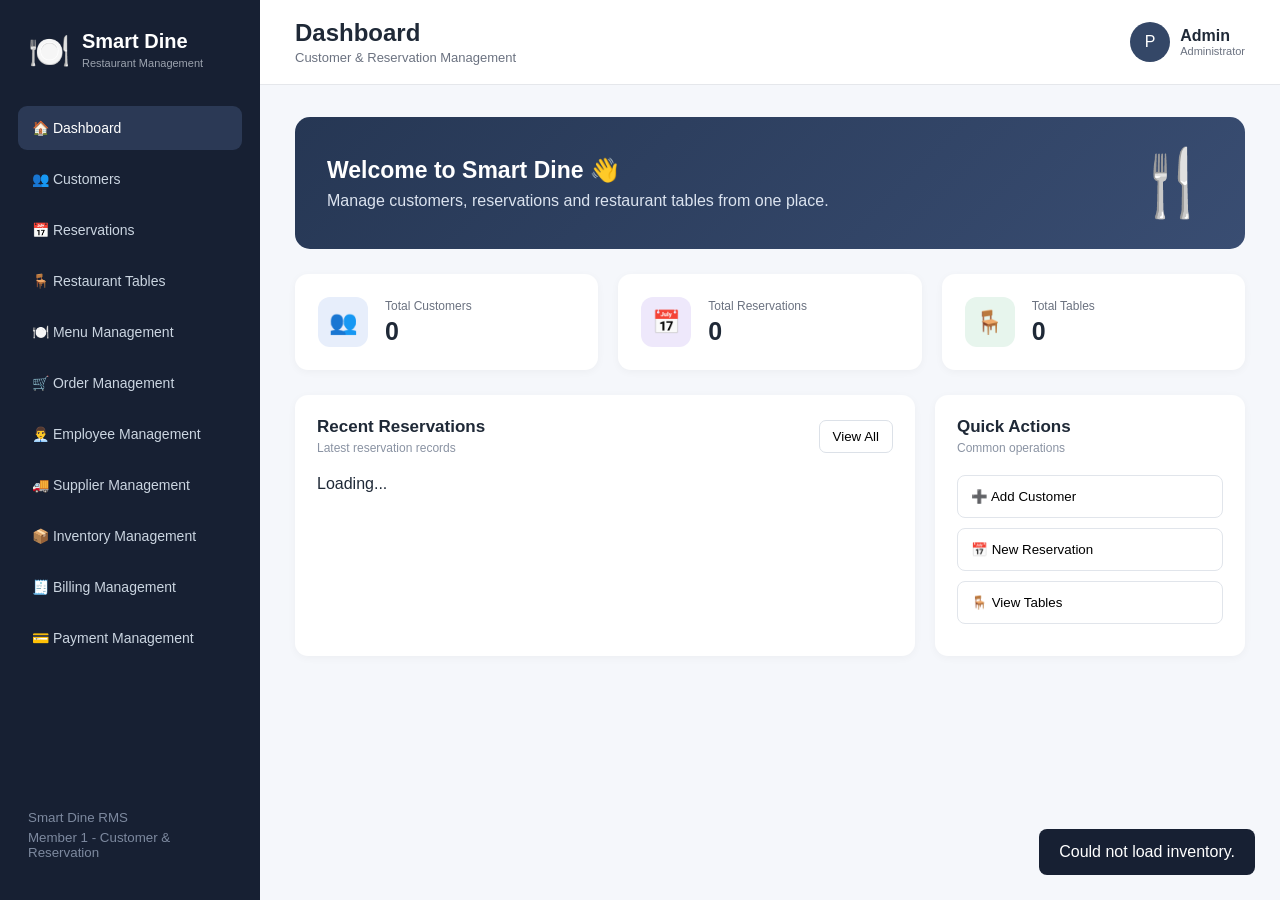
<file: frontend/index.html>
<!DOCTYPE html>
<html lang="en">

<head>
    <meta charset="UTF-8">
    <meta name="viewport" content="width=device-width, initial-scale=1.0">
    <title>Smart Dine - Restaurant Management System</title>
    <link rel="stylesheet" href="style.css">
</head>

<body>

<div class="app">

    <!-- SIDEBAR -->
    <aside class="sidebar">

        <div class="logo">
            <div class="logo-icon">🍽️</div>
            <div>
                <h2>Smart Dine</h2>
                <span>Restaurant Management</span>
            </div>
        </div>

        <nav>
            <button class="nav-btn active" onclick="showSection('dashboard')">🏠 Dashboard</button>
            <button class="nav-btn" onclick="showSection('customers')">👥 Customers</button>
            <button class="nav-btn" onclick="showSection('reservations')">📅 Reservations</button>
            <button class="nav-btn" onclick="showSection('tables')">🪑 Restaurant Tables</button>
            <button class="nav-btn" onclick="showSection('menu')">🍽️ Menu Management</button>
            <button class="nav-btn" onclick="showSection('orders')">🛒 Order Management</button>
            <button class="nav-btn" onclick="showSection('employees')">👨‍💼 Employee Management</button>
            <button class="nav-btn" onclick="showSection('suppliers')">🚚 Supplier Management</button>
            <button class="nav-btn" onclick="showSection('inventory')">📦 Inventory Management</button>
            <button class="nav-btn" onclick="showSection('billing')">🧾 Billing Management</button>
            <button class="nav-btn" onclick="showSection('payments')">💳 Payment Management</button>
        </nav>

        <div class="sidebar-footer">
            <small>Smart Dine RMS</small>
            <small>Member 1 - Customer & Reservation</small>
        </div>

    </aside>

    <!-- MAIN CONTENT -->
    <main class="main">

        <!-- TOP BAR -->
        <header class="topbar">
            <div>
                <h1 id="pageTitle">Dashboard</h1>
                <p>Customer & Reservation Management</p>
            </div>

            <div class="profile">
                <div class="profile-icon">P</div>
                <div>
                    <strong>Admin</strong>
                    <span>Administrator</span>
                </div>
            </div>
        </header>

        <!-- DASHBOARD -->
        <section id="dashboard" class="section active-section">

            <div class="welcome">
                <div>
                    <h2>Welcome to Smart Dine 👋</h2>
                    <p>Manage customers, reservations and restaurant tables from one place.</p>
                </div>
                <div class="welcome-icon">🍴</div>
            </div>

            <div class="stats-grid">

                <div class="stat-card">
                    <div class="stat-icon customer-icon">👥</div>
                    <div>
                        <span>Total Customers</span>
                        <strong id="customerCount">0</strong>
                    </div>
                </div>

                <div class="stat-card">
                    <div class="stat-icon reservation-icon">📅</div>
                    <div>
                        <span>Total Reservations</span>
                        <strong id="reservationCount">0</strong>
                    </div>
                </div>

                <div class="stat-card">
                    <div class="stat-icon table-icon">🪑</div>
                    <div>
                        <span>Total Tables</span>
                        <strong id="tableCount">0</strong>
                    </div>
                </div>

            </div>

            <div class="dashboard-grid">

                <div class="card">
                    <div class="card-header">
                        <div>
                            <h3>Recent Reservations</h3>
                            <p>Latest reservation records</p>
                        </div>
                        <button class="small-btn" onclick="showSection('reservations')">View All</button>
                    </div>

                    <div id="recentReservations">Loading...</div>
                </div>

                <div class="card quick-actions">
                    <div class="card-header">
                        <div>
                            <h3>Quick Actions</h3>
                            <p>Common operations</p>
                        </div>
                    </div>

                    <button onclick="openCustomerModal()">➕ Add Customer</button>
                    <button onclick="openReservationModal()">📅 New Reservation</button>
                    <button onclick="showSection('tables')">🪑 View Tables</button>
                </div>

            </div>
        </section>

        <!-- CUSTOMERS -->
        <section id="customers" class="section">

            <div class="section-header">
                <div>
                    <h2>Customer Management</h2>
                    <p>Manage restaurant customer information.</p>
                </div>
                <button class="primary-btn" onclick="openCustomerModal()">+ Add Customer</button>
            </div>

            <div class="customer-search-container">
                <input
                    type="search"
                    id="customerSearch"
                    placeholder="Search by customer name, phone, or email..."
                    autocomplete="off">
            </div>

            <div class="card">
                <div class="table-container">
                    <table>
                        <thead>
                            <tr>
                                <th>ID</th>
                                <th>Name</th>
                                <th>Phone</th>
                                <th>Email</th>
                                <th>Address</th>
                                <th>Actions</th>
                            </tr>
                        </thead>
                        <tbody id="customerTableBody"></tbody>
                    </table>
                </div>
            </div>

        </section>

        <!-- RESERVATIONS -->
        <section id="reservations" class="section">

            <div class="section-header">
                <div>
                    <h2>Reservation Management</h2>
                    <p>Manage customer table reservations.</p>
                </div>
                <button class="primary-btn" onclick="openReservationModal()">+ New Reservation</button>
            </div>

            <div class="card">
                <div class="table-container">
                    <table>
                        <thead>
                            <tr>
                                <th>ID</th>
                                <th>Customer</th>
                                <th>Date</th>
                                <th>Time</th>
                                <th>Guests</th>
                                <th>Table</th>
                                <th>Status</th>
                                <th>Actions</th>
                            </tr>
                        </thead>
                        <tbody id="reservationTableBody"></tbody>
                    </table>
                </div>
            </div>

        </section>

        <!-- RESTAURANT TABLES -->
        <section id="tables" class="section">
            <div class="section-header">
                <div>
                    <h2>Restaurant Tables</h2>
                    <p>View restaurant table information.</p>
                </div>
            </div>
            <div id="tableCards" class="table-cards"></div>
        </section>

        <!-- MENU MANAGEMENT -->
        <section id="menu" class="section">

            <div class="section-header">
                <div>
                    <h2>Menu Management</h2>
                    <p>Manage restaurant menu items.</p>
                </div>
                <button class="primary-btn" onclick="openMenuForm()">+ Add Menu Item</button>
            </div>

            <div class="card" id="menuFormCard" style="display:none; margin-bottom:20px;">
                <h3 id="menuFormTitle">Add Menu Item</h3>

                <form id="menuForm">
                    <input type="hidden" id="menuItemId">

                    <label for="menuName">Item Name</label>
                    <select id="menuName" required>
                        <option value="">Select a food item</option>
                        <option value="Chicken Fried Rice">Chicken Fried Rice</option>
                        <option value="Seafood Fried Rice">Seafood Fried Rice</option>
                        <option value="Vegetable Fried Rice">Vegetable Fried Rice</option>
                        <option value="Chicken Kottu">Chicken Kottu</option>
                        <option value="Cheese Kottu">Cheese Kottu</option>
                        <option value="Chicken Burger">Chicken Burger</option>
                        <option value="Beef Burger">Beef Burger</option>
                        <option value="Club Sandwich">Club Sandwich</option>
                        <option value="Chicken Pizza">Chicken Pizza</option>
                        <option value="Margherita Pizza">Margherita Pizza</option>
                        <option value="Grilled Chicken">Grilled Chicken</option>
                        <option value="Fish and Chips">Fish and Chips</option>
                        <option value="Caesar Salad">Caesar Salad</option>
                        <option value="Chocolate Brownie">Chocolate Brownie</option>
                        <option value="Vanilla Ice Cream">Vanilla Ice Cream</option>
                        <option value="Chocolate Ice Cream">Chocolate Ice Cream</option>
                    </select>

                    <label for="menuCategory">Category</label>
                    <select id="menuCategory" required>
                        <option value="">Select a category</option>
                        <option value="Starters">Starters</option>
                        <option value="Main Course">Main Course</option>
                        <option value="Rice & Noodles">Rice & Noodles</option>
                        <option value="Fast Food">Fast Food</option>
                        <option value="Pizza">Pizza</option>
                        <option value="Seafood">Seafood</option>
                        <option value="Salads">Salads</option>
                        <option value="Desserts">Desserts</option>
                        <option value="Beverages">Beverages</option>
                    </select>

                    <label for="menuPrice">Price (LKR)</label>
                    <input type="number" id="menuPrice" min="0.01" step="0.01" required>

                    <label for="menuAvailable">Availability</label>
                    <select id="menuAvailable">
                        <option value="true">Available</option>
                        <option value="false">Unavailable</option>
                    </select>

                    <div class="modal-actions">
                        <button type="button" class="cancel-btn" onclick="closeMenuForm()">Cancel</button>
                        <button type="submit" class="primary-btn">Save Menu Item</button>
                    </div>
                </form>
            </div>

            <div class="card">
                <div class="table-container">
                    <table>
                        <thead>
                            <tr>
                                <th>ID</th>
                                <th>Item Name</th>
                                <th>Category</th>
                                <th>Price (LKR)</th>
                                <th>Availability</th>
                                <th>Actions</th>
                            </tr>
                        </thead>
                        <tbody id="menuTableBody"></tbody>
                    </table>
                </div>
            </div>

        </section>
                <!-- ORDER MANAGEMENT -->
        <section id="orders" class="section">

            <div class="section-header">
                <div>
                    <h2>Order Management</h2>
                    <p>Create and manage customer orders.</p>
                </div>
            </div>

            <div class="card" style="margin-bottom:20px;">
                <h3>Create Order</h3>

                <form id="orderForm">
                    <label for="orderCustomer">Customer</label>
                    <select id="orderCustomer" required>
                        <option value="">Select Customer</option>
                    </select>

                    <label for="orderMenuItems">Select Menu Items</label>
                    <select id="orderMenuItems" multiple size="5" required></select>

                    <small style="display:block;color:#6b7280;margin-top:5px;">
                        Hold Shift to select multiple items.
                    </small>

                    <label for="orderStatus">Order Status</label>
                    <select id="orderStatus">
                        <option value="PENDING">Pending</option>
                        <option value="PREPARING">Preparing</option>
                        <option value="READY">Ready</option>
                        <option value="COMPLETED">Completed</option>
                    </select>

                    <div class="modal-actions">
                        <button type="reset" class="cancel-btn">Clear</button>
                        <button type="submit" class="primary-btn">Create Order</button>
                    </div>
                </form>
            </div>

            <div class="card">
                <div class="card-header">
                    <h3>Existing Orders</h3>
                    <button class="small-btn" onclick="loadOrders()">Refresh</button>
                </div>

                <div class="table-container">
                    <table>
                        <thead>
                            <tr>
                                <th>Order ID</th>
                                <th>Customer</th>
                                <th>Menu Items</th>
                                <th>Status</th>
                                <th>Actions</th>
                            </tr>
                        </thead>
                        <tbody id="orderTableBody"></tbody>
                    </table>
                </div>
            </div>

        </section>

        <!-- EMPLOYEE MANAGEMENT -->
        <section id="employees" class="section">

            <div class="section-header">
                <div>
                    <h2>Employee Management</h2>
                    <p>Manage restaurant employees.</p>
                </div>
            </div>

            <div class="card">
                <h3>Add Employee</h3>

                <form id="employeeForm">
                    <label for="employeeName">Employee Name</label>
                    <input type="text" id="employeeName" maxlength="100" required>

                    <label for="employeePhone">Phone</label>
                    <input type="tel" id="employeePhone" maxlength="15" required>

                    <label for="employeeRole">Employee Role</label>
                    <select id="employeeRole" required>
                        <option value="">Select Employee Role</option>
                        <option value="Manager">Manager</option>
                        <option value="Cashier">Cashier</option>
                        <option value="Chef">Chef</option>
                        <option value="Assistant Chef">Assistant Chef</option>
                        <option value="Waiter">Waiter</option>
                        <option value="Waitress">Waitress</option>
                        <option value="Kitchen Assistant">Kitchen Assistant</option>
                        <option value="Restaurant Supervisor">Restaurant Supervisor</option>
                        <option value="Receptionist">Receptionist</option>
                        <option value="Cleaner">Cleaner</option>
                    </select>

                    <label for="employeeEmail">Email</label>
                    <input type="email" id="employeeEmail" maxlength="100">

                    <button type="submit" class="primary-btn">Add Employee</button>
                </form>
            </div>

            <div class="card">
                <h3>Employees</h3>
                <div class="table-container">
                    <table>
                        <thead>
                            <tr>
                                <th>ID</th>
                                <th>Name</th>
                                <th>Phone</th>
                                <th>Role</th>
                                <th>Email</th>
                                <th>Hire Date</th>
                                <th>Actions</th>
                            </tr>
                        </thead>
                        <tbody id="employeeTableBody"></tbody>
                    </table>
                </div>
            </div>

        </section>

        <!-- SUPPLIER MANAGEMENT -->
        <section id="suppliers" class="section">

            <div class="section-header">
                <div>
                    <h2>Supplier Management</h2>
                    <p>Manage restaurant suppliers.</p>
                </div>
            </div>

            <div class="card">
                <h3>Add Supplier</h3>

                <form id="supplierForm">
                    <label for="supplierName">Supplier Name</label>
                    <input type="text" id="supplierName" maxlength="120" required>

                    <label for="supplierPhone">Phone</label>
                    <input type="tel" id="supplierPhone" maxlength="15" required>

                    <label for="supplierEmail">Email</label>
                    <input type="email" id="supplierEmail" maxlength="100">

                    <label for="supplierAddress">Address</label>
                    <input type="text" id="supplierAddress" maxlength="255" required>

                    <button type="submit" class="primary-btn">Add Supplier</button>
                </form>
            </div>

            <div class="card">
                <h3>Suppliers</h3>
                <div class="table-container">
                    <table>
                        <thead>
                            <tr>
                                <th>ID</th>
                                <th>Name</th>
                                <th>Phone</th>
                                <th>Email</th>
                                <th>Address</th>
                                <th>Actions</th>
                            </tr>
                        </thead>
                        <tbody id="supplierTableBody"></tbody>
                    </table>
                </div>
            </div>

        </section>

        <!-- INVENTORY MANAGEMENT -->
        <section id="inventory" class="section">

            <div class="section-header">
                <div>
                    <h2>Inventory Management</h2>
                    <p>Track stock quantities and reorder levels.</p>
                </div>
            </div>

            <div class="card">
                <h3>Add Inventory Item</h3>

                <form id="inventoryForm">
                    <label for="inventoryItemName">Item Name</label>
                    <input type="text" id="inventoryItemName" maxlength="100" required>

                    <label for="inventoryQuantity">Quantity</label>
                    <input type="number" id="inventoryQuantity" min="0" step="0.01" required>

                    <label for="inventoryUnit">Unit</label>
                    <input type="text" id="inventoryUnit" maxlength="20"
                           placeholder="kg, litres, pieces..." required>

                    <label for="inventoryReorderLevel">Reorder Level</label>
                    <input type="number" id="inventoryReorderLevel" min="0" step="0.01" required>

                    <label for="inventorySupplier">Supplier</label>
                    <select id="inventorySupplier">
                        <option value="">Select Supplier</option>
                    </select>

                    <button type="submit" class="primary-btn">Add Inventory Item</button>
                </form>
            </div>

            <div class="card">
                <h3>Inventory Items</h3>
                <div class="table-container">
                    <table>
                        <thead>
                            <tr>
                                <th>ID</th>
                                <th>Item</th>
                                <th>Quantity</th>
                                <th>Unit</th>
                                <th>Reorder Level</th>
                                <th>Supplier</th>
                                <th>Actions</th>
                            </tr>
                        </thead>
                        <tbody id="inventoryTableBody"></tbody>
                    </table>
                </div>
            </div>

        </section>

        <!-- BILLING MANAGEMENT -->
        <section id="billing" class="section">

            <div class="section-header">
                <div>
                    <h2>Billing Management</h2>
                    <p>Create and manage restaurant bills.</p>
                </div>
            </div>

            <div class="card">
                <h3>Create Bill</h3>

                <form id="billForm">
                    <label for="billOrderId">Order ID</label>
                    <select id="billOrderId" required>
                        <option value="">Select a completed order</option>
                    </select>

                    <label for="billSubtotal">Subtotal (LKR)</label>
                    <input type="number" id="billSubtotal" min="0" step="0.01"
                           value="0" readonly required>

                    <label for="billTax">Tax (LKR)</label>
                    <input type="number" id="billTax" min="0" step="0.01"
                           value="0" required>

                    <label for="billDiscount">Discount (LKR)</label>
                    <input type="number" id="billDiscount" min="0" step="0.01"
                           value="0" required>

                    <p style="margin:12px 0;font-weight:600;">
                        Total: <span id="billTotalPreview">Rs. 0.00</span>
                    </p>

                    <button type="submit" class="primary-btn">Create Bill</button>
                </form>
            </div>

            <div class="card">
                <h3>Existing Bills</h3>
                <div class="table-container">
                    <table>
                        <thead>
                            <tr>
                                <th>Bill ID</th>
                                <th>Order ID</th>
                                <th>Date</th>
                                <th>Subtotal</th>
                                <th>Tax</th>
                                <th>Discount</th>
                                <th>Total</th>
                                <th>Status</th>
                                <th>Actions</th>
                            </tr>
                        </thead>
                        <tbody id="billTableBody"></tbody>
                    </table>
                </div>
            </div>

        </section>
                <!-- PAYMENT MANAGEMENT -->
        <section id="payments" class="section">

            <div class="section-header">
                <div>
                    <h2>Payment Management</h2>
                    <p>Record and manage customer payments.</p>
                </div>
            </div>

            <div class="card">
                <h3>Record Payment</h3>

                <form id="paymentForm">

                    <label for="paymentBillId">Unpaid Bill</label>
                    <select id="paymentBillId" required>
                        <option value="">Select an unpaid bill</option>
                    </select>

                    <label for="paymentAmount">Amount Applied to Bill (LKR)</label>
                    <input type="number" id="paymentAmount"
                           min="0.01" step="0.01" required>

                    <div id="cashReceivedGroup">
                        <label for="paymentCashReceived">Cash Received (LKR)</label>
                        <input type="number" id="paymentCashReceived"
                               min="0.01" step="0.01" value="0" required>
                    </div>

                    <p style="margin:10px 0;">
                        Change to Return:
                        <strong id="paymentChangePreview">Rs. 0.00</strong>
                    </p>

                    <p style="margin:10px 0;">
                        Remaining Bill Balance:
                        <strong id="paymentBalancePreview">Rs. 0.00</strong>
                    </p>

                    <label for="paymentMethod">Payment Method</label>
                    <select id="paymentMethod" required>
                        <option value="CASH">Cash</option>
                        <option value="CARD">Card</option>
                        <option value="BANK_TRANSFER">Bank Transfer</option>
                    </select>

                    <input type="hidden" id="paymentStatus" value="COMPLETED">

                    <label for="paymentTransactionRef">Transaction Reference</label>
                    <input type="text" id="paymentTransactionRef" maxlength="100">

                    <button type="submit" class="primary-btn">Record Payment</button>
                </form>
            </div>

            <div class="card">
                <h3>Existing Payments</h3>

                <div class="table-container">
                    <table>
                        <thead>
                            <tr>
                                <th>Payment ID</th>
                                <th>Bill ID</th>
                                <th>Date</th>
                                <th>Amount Applied</th>
                                <th>Cash Received</th>
                                <th>Change Returned</th>
                                <th>Method</th>
                                <th>Status</th>
                                <th>Reference</th>
                                <th>Actions</th>
                            </tr>
                        </thead>
                        <tbody id="paymentTableBody"></tbody>
                    </table>
                </div>
            </div>

        </section>

    </main>
</div>

<!-- CUSTOMER MODAL -->
<div id="customerModal" class="modal">

    <div class="modal-content">

        <div class="modal-header">
            <div>
                <h2 id="customerModalTitle">Add Customer</h2>
                <p>Enter customer information.</p>
            </div>

            <button type="button" class="close-btn"
                    onclick="closeCustomerModal()">×</button>
        </div>

        <form id="customerForm" novalidate>

            <input type="hidden" id="customerId">

            <label for="customerName">Name</label>
            <input type="text" id="customerName" name="customerName"
                   placeholder="Enter customer name" minlength="2"
                   maxlength="100" autocomplete="name" required
                   aria-describedby="customerNameError">

            <small class="field-error" id="customerNameError"
                   aria-live="polite"></small>

            <label for="customerPhone">Phone</label>
            <input type="tel" id="customerPhone" name="customerPhone"
                   placeholder="Enter phone number" maxlength="20"
                   autocomplete="tel" required
                   aria-describedby="customerPhoneError">

            <small class="field-error" id="customerPhoneError"
                   aria-live="polite"></small>

            <label for="customerEmail">Email</label>
            <input type="email" id="customerEmail" name="customerEmail"
                   placeholder="Enter email" maxlength="254"
                   autocomplete="email"
                   aria-describedby="customerEmailError">

            <small class="field-error" id="customerEmailError"
                   aria-live="polite"></small>

            <label for="customerAddress">Address</label>
            <textarea id="customerAddress" name="customerAddress"
                      placeholder="Enter address" maxlength="250"
                      autocomplete="street-address"
                      aria-describedby="customerAddressError"></textarea>

            <small class="field-error" id="customerAddressError"
                   aria-live="polite"></small>

            <div class="modal-actions">
                <button type="button" class="cancel-btn"
                        onclick="closeCustomerModal()">Cancel</button>
                <button type="submit" class="primary-btn">Save Customer</button>
            </div>

        </form>
    </div>
</div>

<!-- RESERVATION MODAL -->
<div id="reservationModal" class="modal">

    <div class="modal-content">

        <div class="modal-header">
            <div>
                <h2 id="reservationModalTitle">New Reservation</h2>
                <p>Enter reservation details.</p>
            </div>

            <button type="button" class="close-btn"
                    onclick="closeReservationModal()">×</button>
        </div>

        <form id="reservationForm">

            <input type="hidden" id="reservationId">

            <label for="reservationCustomer">Customer</label>
            <select id="reservationCustomer" required>
                <option value="">Select customer</option>
            </select>

            <label for="reservationTable">Restaurant Table</label>
            <select id="reservationTable" required>
                <option value="">Select table</option>
            </select>

            <label for="reservationDate">Date</label>
            <input type="date" id="reservationDate" required>

            <label for="reservationTime">Time</label>
            <input type="time" id="reservationTime" required>

            <label for="reservationGuests">Number of Guests</label>
            <input type="number" id="reservationGuests" min="1" required>

            <label for="reservationStatus">Status</label>
            <select id="reservationStatus">
                <option value="Pending">Pending</option>
                <option value="Confirmed">Confirmed</option>
                <option value="Completed">Completed</option>
                <option value="Cancelled">Cancelled</option>
            </select>

            <div class="modal-actions">
                <button type="button" class="cancel-btn"
                        onclick="closeReservationModal()">Cancel</button>
                <button type="submit" class="primary-btn">Save Reservation</button>
            </div>

        </form>
    </div>
</div>

<!-- NOTIFICATION -->
<div id="notification" class="notification"></div>

<!-- JAVASCRIPT -->
<script src="app.js"></script>

</body>
</html>
</file>
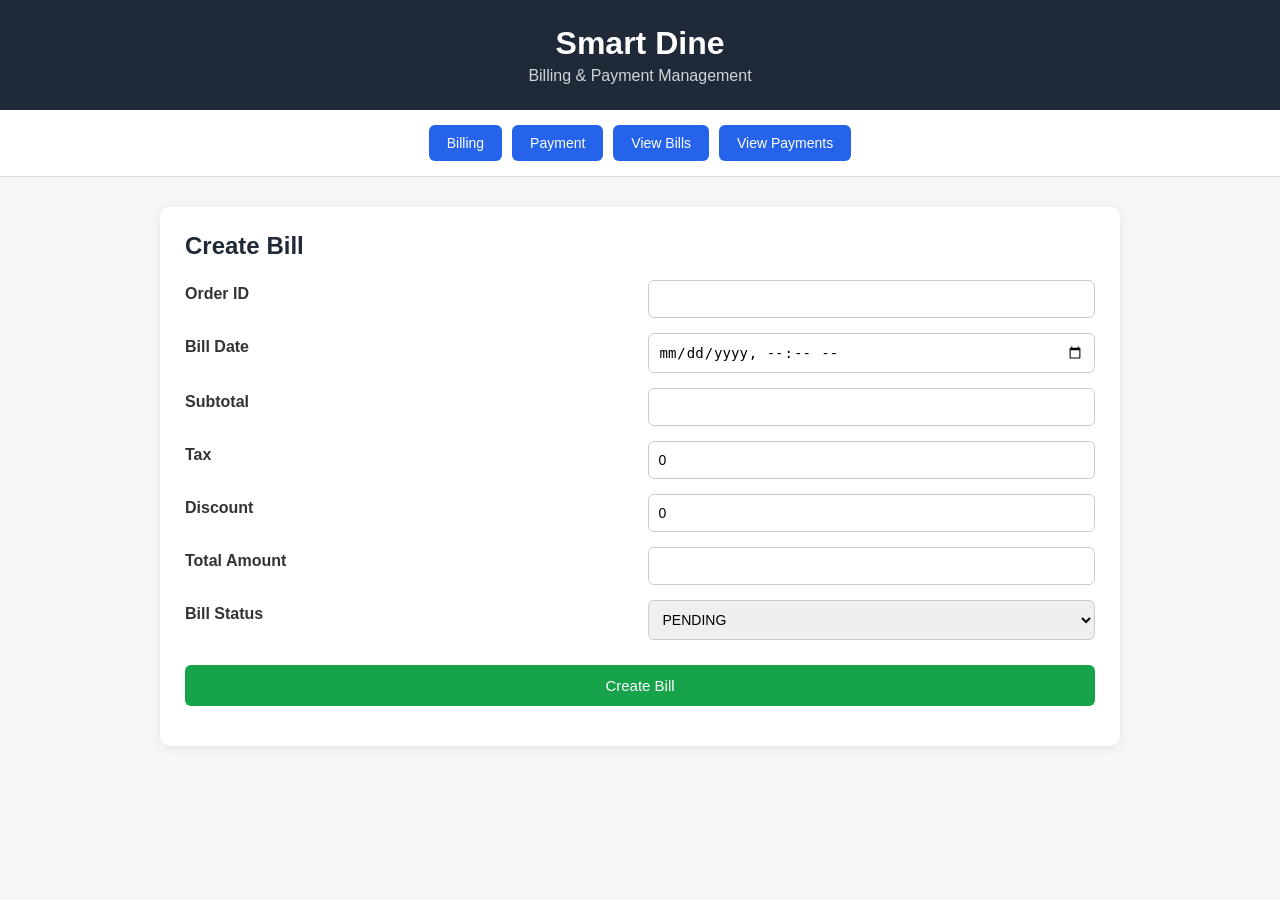
<file: frontend/member4/index.html>
<!DOCTYPE html>
<html lang="en">
<head>
    <meta charset="UTF-8">
    <meta name="viewport" content="width=device-width, initial-scale=1.0">

    <title>Smart Dine - Billing & Payment</title>

    <link rel="stylesheet" href="style.css">
</head>

<body>

<header>
    <h1>Smart Dine</h1>
    <p>Billing & Payment Management</p>
</header>

<nav>
    <button onclick="showSection('billing')">Billing</button>
    <button onclick="showSection('payment')">Payment</button>
    <button onclick="showSection('viewBills')">View Bills</button>
    <button onclick="showSection('viewPayments')">View Payments</button>
</nav>

<main>

    <!-- BILLING SECTION -->
    <section id="billing" class="section">

        <h2>Create Bill</h2>

        <form id="billForm">

            <label>Order ID</label>
            <input type="number" id="orderID" required>

            <label>Bill Date</label>
            <input type="datetime-local" id="billDate" required>

            <label>Subtotal</label>
            <input type="number" id="subtotal" step="0.01" required>

            <label>Tax</label>
            <input type="number" id="tax" step="0.01" value="0">

            <label>Discount</label>
            <input type="number" id="discount" step="0.01" value="0">

            <label>Total Amount</label>
            <input type="number" id="totalAmount" step="0.01" required>

            <label>Bill Status</label>
            <select id="billStatus" required>
                <option value="PENDING">PENDING</option>
                <option value="PAID">PAID</option>
                <option value="CANCELLED">CANCELLED</option>
            </select>

            <button type="submit">Create Bill</button>

        </form>

        <p id="billMessage"></p>

    </section>


    <!-- PAYMENT SECTION -->
    <section id="payment" class="section">

        <h2>Create Payment</h2>

        <form id="paymentForm">

            <label>Bill ID</label>
            <input type="number" id="paymentBillID" required>

            <label>Payment Date</label>
            <input type="datetime-local" id="paymentDate" required>

            <label>Amount</label>
            <input type="number" id="paymentAmount" step="0.01" required>

            <label>Payment Method</label>
            <select id="paymentMethod" required>
                <option value="CASH">CASH</option>
                <option value="CARD">CARD</option>
                <option value="ONLINE">ONLINE</option>
            </select>

            <label>Payment Status</label>
            <select id="paymentStatus" required>
                <option value="SUCCESS">SUCCESS</option>
                <option value="PENDING">PENDING</option>
                <option value="FAILED">FAILED</option>
            </select>

            <label>Transaction Reference</label>
            <input type="text" id="transactionRef">

            <button type="submit">Create Payment</button>

        </form>

        <p id="paymentMessage"></p>

    </section>


    <!-- VIEW BILLS -->
    <section id="viewBills" class="section">

        <h2>All Bills</h2>

        <button onclick="loadBills()">Load Bills</button>

        <div id="billList"></div>

    </section>


    <!-- VIEW PAYMENTS -->
    <section id="viewPayments" class="section">

        <h2>All Payments</h2>

        <button onclick="loadPayments()">Load Payments</button>

        <div id="paymentList"></div>

    </section>

</main>

<script src="app.js"></script>

</body>
</html>
</file>
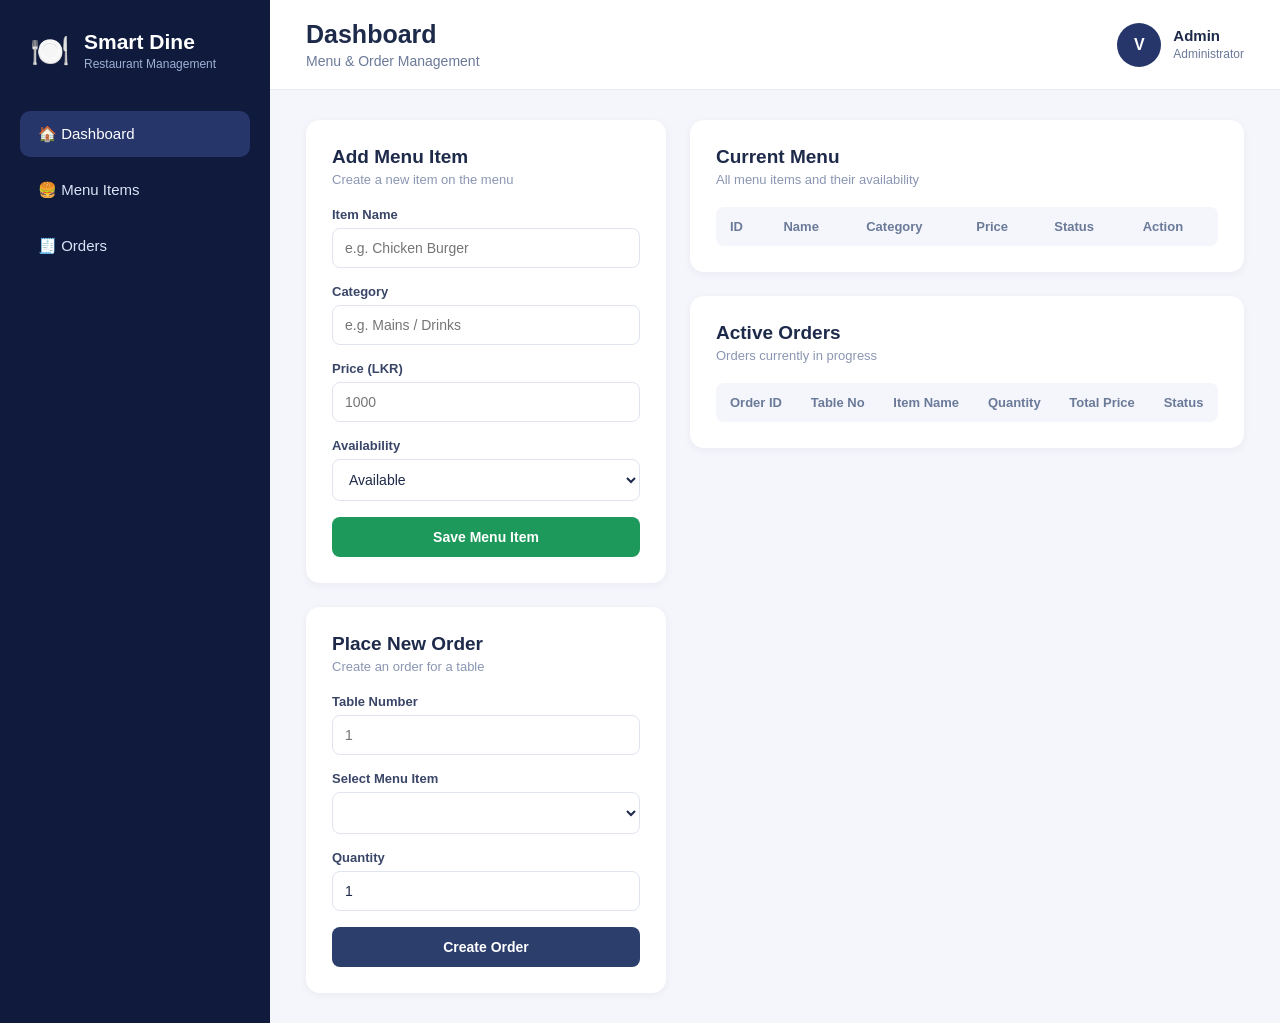
<file: src/main/resources/static/index.html>
<!DOCTYPE html>
<html lang="en">
<head>
    <meta charset="UTF-8">
    <meta name="viewport" content="width=device-width, initial-scale=1.0">
    <title>Smart-Dine | Menu & Order Management</title>
    <style>
        * { margin: 0; padding: 0; box-sizing: border-box; font-family: 'Segoe UI', Roboto, Arial, sans-serif; }
        body { background: #f4f6fb; color: #1e2a4a; display: flex; min-height: 100vh; }

        /* ===== Sidebar ===== */
        .sidebar { width: 270px; background: #0f1a3c; color: #fff; padding: 30px 20px; flex-shrink: 0; }
        .brand { display: flex; align-items: center; gap: 14px; margin-bottom: 40px; padding-left: 10px; }
        .brand .logo { font-size: 32px; }
        .brand h2 { font-size: 21px; font-weight: 700; }
        .brand p { font-size: 12px; color: #9fb0d6; margin-top: 3px; }
        .nav a { display: flex; align-items: center; gap: 12px; padding: 14px 18px; margin-bottom: 10px; border-radius: 10px; color: #dbe3f7; text-decoration: none; font-size: 15px; transition: background 0.2s; }
        .nav a:hover { background: #1b2a57; }
        .nav a.active { background: #26366a; color: #fff; }

        /* ===== Main area ===== */
        .main { flex: 1; min-width: 0; }
        .topbar { background: #fff; display: flex; justify-content: space-between; align-items: center; padding: 20px 36px; border-bottom: 1px solid #e6eaf3; }
        .topbar h1 { font-size: 25px; text-align: left; color: #1e2a4a; }
        .topbar p { font-size: 14px; color: #6b7a99; margin-top: 4px; }
        .profile { display: flex; align-items: center; gap: 12px; }
        .avatar { width: 44px; height: 44px; border-radius: 50%; background: #26366a; color: #fff; display: flex; align-items: center; justify-content: center; font-weight: 600; }
        .profile strong { display: block; font-size: 15px; }
        .profile span { font-size: 12px; color: #6b7a99; }

        .content { padding: 30px 36px; }
        .grid-container { display: grid; grid-template-columns: 360px 1fr; gap: 24px; align-items: start; }
        .col { display: flex; flex-direction: column; gap: 24px; }

        /* ===== Cards ===== */
        .card { background: #fff; padding: 26px; border-radius: 14px; box-shadow: 0 2px 8px rgba(20,30,70,0.05); }
        .card h2 { font-size: 19px; color: #1e2a4a; border: none; padding: 0; margin: 0 0 4px 0; }
        .card .sub { font-size: 13px; color: #8a96b2; margin-bottom: 20px; }

        /* ===== Forms ===== */
        .form-group { margin-bottom: 16px; }
        label { display: block; margin-bottom: 6px; font-weight: 600; font-size: 13px; color: #3a4668; }
        input[type="text"], input[type="number"], select { width: 100%; padding: 11px 12px; border: 1px solid #dfe4ef; border-radius: 8px; font-size: 14px; background: #fff; color: #1e2a4a; }
        input:focus, select:focus { outline: none; border-color: #3b5bdb; box-shadow: 0 0 0 3px rgba(59,91,219,0.12); }

        button { background: #1d9a5b; color: #fff; border: none; padding: 12px 15px; border-radius: 8px; cursor: pointer; font-weight: 600; font-size: 14px; width: 100%; transition: background 0.2s; }
        button:hover { background: #178049; }
        .btn-order { background: #2c3e6b; }
        .btn-order:hover { background: #26366a; }
        .btn-danger { background: #fff; color: #b42318; border: 1px solid #f3c4c0; width: auto; padding: 6px 12px; font-size: 12px; border-radius: 6px; }
        .btn-danger:hover { background: #fde4e4; }

        /* ===== Tables ===== */
        .table-wrap { overflow-x: auto; }
        table { width: 100%; border-collapse: collapse; }
        th { text-align: left; font-size: 13px; color: #6b7a99; font-weight: 600; padding: 12px 14px; background: #f4f6fb; border: none; }
        th:first-child { border-radius: 8px 0 0 8px; }
        th:last-child { border-radius: 0 8px 8px 0; }
        td { padding: 15px 14px; font-size: 14px; border: none; border-bottom: 1px solid #eef1f7; }
        tbody tr:last-child td { border-bottom: none; }

        /* ===== Badges ===== */
        .badge { padding: 5px 13px; border-radius: 20px; font-size: 12px; font-weight: 600; display: inline-block; color: inherit; }
        .badge-success { background: #dff5e7; color: #1d7a45; }
        .badge-warning { background: #fff4d6; color: #a06a00; }

        @media (max-width: 1000px) {
            body { flex-direction: column; }
            .sidebar { width: 100%; }
            .grid-container { grid-template-columns: 1fr; }
        }
    </style>
</head>
<body>

    <!-- SIDEBAR -->
    <aside class="sidebar">
        <div class="brand">
            <div class="logo">🍽️</div>
            <div>
                <h2>Smart Dine</h2>
                <p>Restaurant Management</p>
            </div>
        </div>
        <nav class="nav">
            <a href="#" class="active">🏠 Dashboard</a>
            <a href="#menuCard">🍔 Menu Items</a>
            <a href="#ordersCard">🧾 Orders</a>
        </nav>
    </aside>

    <div class="main">

        <!-- TOP BAR -->
        <header class="topbar">
            <div>
                <h1>Dashboard</h1>
                <p>Menu &amp; Order Management</p>
            </div>
            <div class="profile">
                <div class="avatar">V</div>
                <div>
                    <strong>Admin</strong>
                    <span>Administrator</span>
                </div>
            </div>
        </header>

        <section class="content">
            <div class="grid-container">

                <!-- LEFT COLUMN: FORMS -->
                <div class="col">

                    <!-- Form 1: Add Menu Item -->
                    <div class="card">
                        <h2>Add Menu Item</h2>
                        <p class="sub">Create a new item on the menu</p>
                        <form id="menuForm">
                            <div class="form-group">
                                <label for="itemName">Item Name</label>
                                <input type="text" id="itemName" required placeholder="e.g. Chicken Burger">
                            </div>
                            <div class="form-group">
                                <label for="itemCategory">Category</label>
                                <input type="text" id="itemCategory" required placeholder="e.g. Mains / Drinks">
                            </div>
                            <div class="form-group">
                                <label for="itemPrice">Price (LKR)</label>
                                <input type="number" step="0.01" id="itemPrice" required placeholder="1000">
                            </div>
                            <div class="form-group">
                                <label for="itemAvailable">Availability</label>
                                <select id="itemAvailable">
                                    <option value="true">Available</option>
                                    <option value="false">Out of Stock</option>
                                </select>
                            </div>
                            <button type="submit">Save Menu Item</button>
                        </form>
                    </div>

                    <!-- Form 2: Place New Order -->
                    <div class="card">
                        <h2>Place New Order</h2>
                        <p class="sub">Create an order for a table</p>
                        <form id="orderForm">
                            <div class="form-group">
                                <label for="tableNumber">Table Number</label>
                                <input type="number" id="tableNumber" required placeholder="1">
                            </div>
                            <div class="form-group">
                                <label for="selectMenuItem">Select Menu Item</label>
                                <select id="selectMenuItem" required>
                                    <!-- Dynamically populated from menu items -->
                                </select>
                            </div>
                            <div class="form-group">
                                <label for="orderQuantity">Quantity</label>
                                <input type="number" id="orderQuantity" min="1" value="1" required>
                            </div>
                            <button type="submit" class="btn-order">Create Order</button>
                        </form>
                    </div>
                </div>

                <!-- RIGHT COLUMN: TABLES -->
                <div class="col">

                    <!-- Table 1: Current Menu -->
                    <div class="card" id="menuCard">
                        <h2>Current Menu</h2>
                        <p class="sub">All menu items and their availability</p>
                        <div class="table-wrap">
                            <table id="menuTable">
                                <thead>
                                    <tr>
                                        <th>ID</th>
                                        <th>Name</th>
                                        <th>Category</th>
                                        <th>Price</th>
                                        <th>Status</th>
                                        <th>Action</th>
                                    </tr>
                                </thead>
                                <tbody></tbody>
                            </table>
                        </div>
                    </div>

                    <!-- Table 2: Active Orders -->
                    <div class="card" id="ordersCard">
                        <h2>Active Orders</h2>
                        <p class="sub">Orders currently in progress</p>
                        <div class="table-wrap">
                            <table id="ordersTable">
                                <thead>
                                    <tr>
                                        <th>Order ID</th>
                                        <th>Table No</th>
                                        <th>Item Name</th>
                                        <th>Quantity</th>
                                        <th>Total Price</th>
                                        <th>Status</th>
                                    </tr>
                                </thead>
                                <tbody></tbody>
                            </table>
                        </div>
                    </div>
                </div>

            </div>
        </section>
    </div>

    <script>
        const BASE_URL = 'http://localhost:8082/api';

        document.addEventListener('DOMContentLoaded', () => {
            fetchMenuItems();
            fetchOrders();
        });

        // --- MENU LOGIC ---
        function fetchMenuItems() {
            fetch(`${BASE_URL}/menu`)
                .then(res => res.json())
                .then(data => {
                    const tbody = document.querySelector('#menuTable tbody');
                    const select = document.getElementById('selectMenuItem');
                    tbody.innerHTML = '';
                    select.innerHTML = '';

                    data.forEach(item => {
                        // Render Menu Table Row
                        const row = document.createElement('tr');
                        row.innerHTML = `
                            <td>${item.id}</td>
                            <td>${item.name}</td>
                            <td>${item.category}</td>
                            <td>${item.price.toFixed(2)}</td>
                            <td><span class="badge ${item.available ? 'badge-success' : 'badge-warning'}">${item.available ? 'Available' : 'Out of Stock'}</span></td>
                            <td><button class="btn-danger" onclick="deleteMenuItem(${item.id})">Delete</button></td>
                        `;
                        tbody.appendChild(row);

                        // Render Option in Order Dropdown
                        if(item.available) {
                            const opt = document.createElement('option');
                            opt.value = item.name;
                            opt.textContent = `${item.name} (LKR ${item.price})`;
                            select.appendChild(opt);
                        }
                    });
                });
        }

        document.getElementById('menuForm').addEventListener('submit', (e) => {
            e.preventDefault();
            const newItem = {
                name: document.getElementById('itemName').value,
                category: document.getElementById('itemCategory').value,
                price: parseFloat(document.getElementById('itemPrice').value),
                available: document.getElementById('itemAvailable').value === 'true'
            };

            fetch(`${BASE_URL}/menu`, {
                method: 'POST',
                headers: { 'Content-Type': 'application/json' },
                body: JSON.stringify(newItem)
            }).then(() => {
                document.getElementById('menuForm').reset();
                fetchMenuItems();
            });
        });

        function deleteMenuItem(id) {
            if(confirm('Delete item?')) {
                fetch(`${BASE_URL}/menu/${id}`, { method: 'DELETE' }).then(() => fetchMenuItems());
            }
        }

        // --- ORDER LOGIC ---
        function fetchOrders() {
            fetch(`${BASE_URL}/orders`)
                .then(res => res.json())
                .then(data => {
                    const tbody = document.querySelector('#ordersTable tbody');
                    tbody.innerHTML = '';
                    data.forEach(order => {
                        const row = document.createElement('tr');
                        row.innerHTML = `
                            <td>${order.id}</td>
                            <td>${order.tableNumber}</td>
                            <td>${order.itemName || order.menuItemName}</td>
                            <td>${order.quantity}</td>
                            <td>${(order.totalPrice || 0).toFixed(2)}</td>
                            <td><span class="badge badge-warning">${order.status || 'PENDING'}</span></td>
                        `;
                        tbody.appendChild(row);
                    });
                })
                .catch(() => console.log("Orders endpoint pending backend load"));
        }

        document.getElementById('orderForm').addEventListener('submit', (e) => {
            e.preventDefault();
            const newOrder = {
                tableNumber: parseInt(document.getElementById('tableNumber').value),
                itemName: document.getElementById('selectMenuItem').value,
                quantity: parseInt(document.getElementById('orderQuantity').value),
                status: 'PENDING'
            };

            fetch(`${BASE_URL}/orders`, {
                method: 'POST',
                headers: { 'Content-Type': 'application/json' },
                body: JSON.stringify(newOrder)
            }).then(() => {
                document.getElementById('orderForm').reset();
                fetchOrders();
            });
        });
    </script>
</body>
</html>
</file>
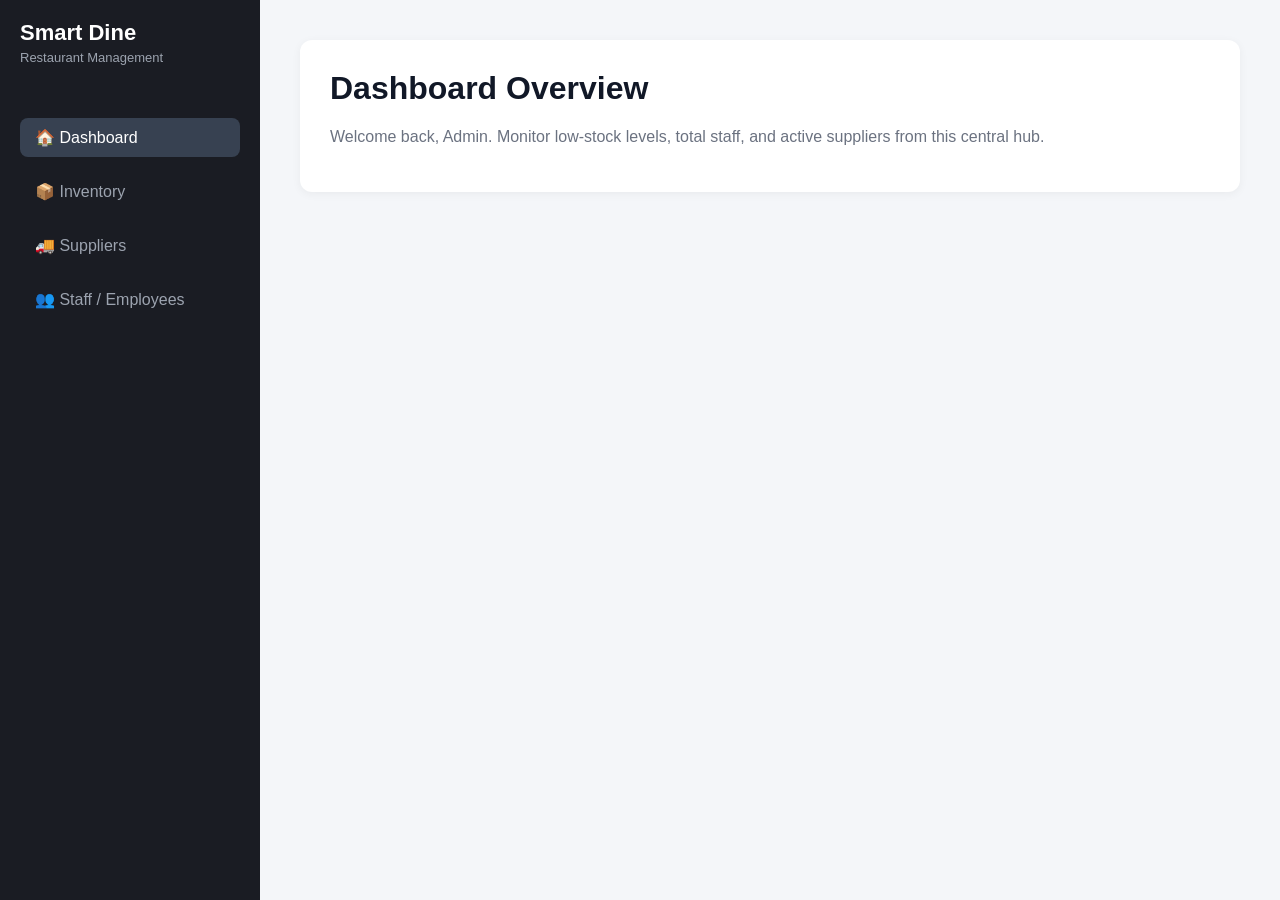
<file: backend/src/main/resources/static/index.html>
<!DOCTYPE html>
<html lang="en">
<head>
    <meta charset="UTF-8">
    <meta name="viewport" content="width=device-width, initial-scale=1.0">
    <title>Smart Dine - Restaurant Management System</title>
    <style>
        body {
            margin: 0;
            display: flex;
            font-family: 'Segoe UI', Tahoma, Geneva, Verdana, sans-serif;
            background-color: #f4f6f9;
            color: #333;
        }
        .sidebar {
            width: 260px;
            height: 100vh;
            background-color: #1a1c23;
            color: #ffffff;
            position: fixed;
            top: 0;
            left: 0;
            display: flex;
            flex-direction: column;
            padding: 20px;
            box-sizing: border-box;
            z-index: 100;
        }
        .sidebar-brand h2 { margin: 0; font-size: 22px; color: #ffffff; }
        .sidebar-brand p { color: #9ca3af; font-size: 13px; margin-top: 4px; }
        .sidebar-menu { list-style: none; padding: 0; margin-top: 40px; }
        .sidebar-menu li { margin-bottom: 15px; }
        .sidebar-menu a {
            color: #9ca3af;
            text-decoration: none;
            font-size: 16px;
            display: block;
            padding: 10px 15px;
            border-radius: 8px;
            transition: all 0.3s ease;
        }
        .sidebar-menu a:hover, .sidebar-menu a.active {
            background-color: #374151;
            color: #ffffff;
        }
        .main-content {
            margin-left: 260px;
            padding: 40px;
            width: calc(100% - 260px);
            box-sizing: border-box;
            min-height: 100vh;
        }
        .content-section {
            background: #ffffff;
            padding: 30px;
            border-radius: 12px;
            box-shadow: 0 2px 10px rgba(0, 0, 0, 0.05);
            margin-bottom: 20px;
        }
        h1 { margin-top: 0; color: #111827; }
        p { color: #6b7280; }
        .grid-container {
            display: grid;
            grid-template-columns: 2fr 1fr;
            gap: 25px;
            margin-top: 20px;
        }
        table { width: 100%; border-collapse: collapse; }
        th, td { padding: 12px; text-align: left; border-bottom: 1px solid #e5e7eb; font-size: 14px; }
        th { background-color: #f9fafb; font-weight: 600; color: #374151; }
        .form-group { margin-bottom: 15px; }
        label { display: block; font-size: 13px; font-weight: 600; color: #374151; margin-bottom: 5px; }
        input, select { width: 100%; padding: 10px; border: 1px solid #d1d5db; border-radius: 6px; box-sizing: border-box; font-size: 14px; }
        .btn-primary { background-color: #2563eb; color: white; border: none; padding: 10px 16px; border-radius: 6px; cursor: pointer; font-size: 14px; width: 100%; font-weight: 600; }
        .btn-primary:hover { background-color: #1d4ed8; }
        .btn-danger { background-color: #ef4444; color: white; border: none; padding: 6px 10px; border-radius: 4px; cursor: pointer; font-size: 12px; }
        .btn-danger:hover { background-color: #dc2626; }
    </style>
</head>
<body>

    <div class="sidebar">
        <div class="sidebar-brand">
            <h2>Smart Dine</h2>
            <p>Restaurant Management</p>
        </div>
        <ul class="sidebar-menu">
            <li><a href="#" onclick="switchTab('dashboard'); return false;" class="active" id="link-dashboard">🏠 Dashboard</a></li>
            <li><a href="#" onclick="switchTab('inventory'); return false;" id="link-inventory">📦 Inventory</a></li>
            <li><a href="#" onclick="switchTab('suppliers'); return false;" id="link-suppliers">🚚 Suppliers</a></li>
            <li><a href="#" onclick="switchTab('staff'); return false;" id="link-staff">👥 Staff / Employees</a></li>
        </ul>
    </div>

    <div class="main-content">
        <!-- Dashboard -->
        <div id="section-dashboard" class="content-section" style="display: block;">
            <h1>Dashboard Overview</h1>
            <p>Welcome back, Admin. Monitor low-stock levels, total staff, and active suppliers from this central hub.</p>
        </div>

        <!-- Inventory -->
        <div id="section-inventory" class="content-section" style="display: none;">
            <h1>Inventory Management</h1>
            <p>Manage raw ingredients, quantities, reorder thresholds, and stock levels.</p>
            <div class="grid-container">
                <div>
                    <h3>Current Inventory</h3>
                    <table>
                        <thead>
                            <tr><th>ID</th><th>Item Name</th><th>Stock</th><th>Unit</th><th>Reorder</th><th>Action</th></tr>
                        </thead>
                        <tbody id="inventory-table-body">
                            <tr><td colspan="6" style="text-align: center;">Loading...</td></tr>
                        </tbody>
                    </table>
                </div>
                <div style="background: #f9fafb; padding: 20px; border-radius: 8px;">
                    <h3>Add / Replenish Stock</h3>
                    <form id="inventory-form" onsubmit="addOrReplenishInventory(event)">
                        <div class="form-group"><label>Item Name</label><input type="text" id="inv-name" required placeholder="Basmati Rice"></div>
                        <div class="form-group"><label>Quantity</label><input type="number" step="0.01" id="inv-qty" required placeholder="50"></div>
                        <div class="form-group"><label>Unit</label><input type="text" id="inv-unit" required placeholder="kg"></div>
                        <div class="form-group"><label>Reorder Level</label><input type="number" step="0.01" id="inv-reorder" required placeholder="10"></div>
                        <button type="submit" class="btn-primary">Save / Replenish Stock</button>
                    </form>
                </div>
            </div>
        </div>

        <!-- Suppliers -->
        <div id="section-suppliers" class="content-section" style="display: none;">
            <h1>Supplier Directory</h1>
            <p>Maintain external vendor profiles and contact channels.</p>
            <div class="grid-container">
                <div>
                    <h3>Registered Suppliers</h3>
                    <table>
                        <thead>
                            <tr><th>ID</th><th>Name</th><th>Contact</th><th>Email</th><th>Action</th></tr>
                        </thead>
                        <tbody id="supplier-table-body">
                            <tr><td colspan="5" style="text-align: center;">Loading...</td></tr>
                        </tbody>
                    </table>
                </div>
                <div style="background: #f9fafb; padding: 20px; border-radius: 8px;">
                    <h3>Add Supplier</h3>
                    <form id="supplier-form" onsubmit="addSupplier(event)">
                        <div class="form-group"><label>Name</label><input type="text" id="sup-name" required placeholder="FreshFoods"></div>
                        <div class="form-group"><label>Phone</label><input type="text" id="sup-phone" required placeholder="0771234567"></div>
                        <div class="form-group"><label>Email</label><input type="email" id="sup-email" required placeholder="info@fresh.com"></div>
                        <div class="form-group"><label>Address</label><input type="text" id="sup-address" required placeholder="Colombo"></div>
                        <button type="submit" class="btn-primary">Save Supplier</button>
                    </form>
                </div>
            </div>
        </div>

        <!-- Staff -->
        <div id="section-staff" class="content-section" style="display: none;">
            <h1>Employee Directory</h1>
            <p>Manage restaurant staff records and assigned operational roles.</p>
            <div class="grid-container">
                <div>
                    <h3>Staff Roster</h3>
                    <table>
                        <thead>
                            <tr><th>ID</th><th>Name</th><th>Role</th><th>Phone</th><th>Action</th></tr>
                        </thead>
                        <tbody id="staff-table-body">
                            <tr><td colspan="5" style="text-align: center;">Loading...</td></tr>
                        </tbody>
                    </table>
                </div>
                <div style="background: #f9fafb; padding: 20px; border-radius: 8px;">
                    <h3>Register Employee</h3>
                    <form id="staff-form" onsubmit="addStaff(event)">
                        <div class="form-group"><label>Full Name</label><input type="text" id="emp-name" required placeholder="John Doe"></div>
                        <div class="form-group"><label>Role</label>
                            <select id="emp-role" required>
                                <option value="">Select Role</option>
                                <option value="Manager">Manager</option>
                                <option value="Chef">Chef</option>
                                <option value="Waiter">Waiter</option>
                                <option value="Cashier">Cashier</option>
                            </select>
                        </div>
                        <div class="form-group"><label>Phone</label><input type="text" id="emp-phone" required placeholder="0711234567"></div>
                        <div class="form-group"><label>Email</label><input type="email" id="emp-email" required placeholder="john@dine.com"></div>
                        <button type="submit" class="btn-primary">Register Employee</button>
                    </form>
                </div>
            </div>
        </div>
    </div>

<script>
        const API = "http://localhost:9090/api";

        window.onload = () => fetchAllData();

        function fetchAllData() {
            fetchInventory();
            fetchSuppliers();
            fetchStaff();
        }

        function switchTab(tabName) {
            const sections = ['dashboard', 'inventory', 'suppliers', 'staff'];
            sections.forEach(sec => {
                const el = document.getElementById('section-' + sec);
                const link = document.getElementById('link-' + sec);
                if (el) el.style.display = 'none';
                if (link) link.classList.remove('active');
            });

            const targetSection = document.getElementById('section-' + tabName);
            const targetLink = document.getElementById('link-' + tabName);
            if (targetSection) targetSection.style.display = 'block';
            if (targetLink) targetLink.classList.add('active');
        }

        // --- INVENTORY (Universal Multi-Key Payload) ---
        async function fetchInventory() {
            try {
                const res = await fetch(`${API}/inventory`);
                if (!res.ok) return;
                const items = await res.json();
                document.getElementById('inventory-table-body').innerHTML = items.length ? items.map(i => `
                    <tr>
                        <td>#${i.inventoryId || i.id}</td>
                        <td><strong>${i.itemName || i.name}</strong></td>
                        <td>${i.quantity !== undefined ? i.quantity : i.stock}</td>
                        <td>${i.unit}</td>
                        <td>${i.reorderLevel !== undefined ? i.reorderLevel : i.reorder}</td>
                        <td><button class="btn-danger" onclick="deleteInventory(${i.inventoryId || i.id})">Delete</button></td>
                    </tr>
                `).join('') : `<tr><td colspan="6" style="text-align:center;">No records found.</td></tr>`;
            } catch (err) { console.error(err); }
        }

  async function addOrReplenishInventory(e) {
            e.preventDefault();
            const itemName = document.getElementById('inv-name').value.trim();
            const quantity = parseFloat(document.getElementById('inv-qty').value);
            const unit = document.getElementById('inv-unit').value.trim();
            const reorderLevel = parseFloat(document.getElementById('inv-reorder').value);

            try {
                const res = await fetch(`${API}/inventory`);
                const items = await res.json();
                
                // Find all matches
                const matches = items.filter(i => {
                    const name = i.itemName || i.name || "";
                    return name.toLowerCase() === itemName.toLowerCase();
                });

                if (matches.length > 0) {
                    // Sort by ID to pick the oldest record (e.g., #1) as the master record
                    matches.sort((a, b) => (a.inventoryId || a.id) - (b.inventoryId || b.id));
                    const master = matches[0];
                    const masterId = master.inventoryId || master.id;

                    // Calculate total accumulated stock across all duplicates
                    let totalQty = quantity;
                    matches.forEach(m => {
                        const q = m.quantity !== undefined ? m.quantity : (m.stock || 0);
                        totalQty += Number(q);
                    });
                    // Subtract the double-counted input quantity if we included all matches
                    // (since matches includes current items, let's sum them up properly)
                    totalQty = quantity;
                    for (const m of matches) {
                        totalQty += Number(m.quantity !== undefined ? m.quantity : (m.stock || 0));
                    }

                    const payload = {
                        inventoryId: masterId,
                        id: masterId,
                        itemName: itemName,
                        name: itemName,
                        quantity: totalQty,
                        stock: totalQty,
                        qty: totalQty,
                        unit: unit || master.unit,
                        reorderLevel: !isNaN(reorderLevel) ? reorderLevel : (master.reorderLevel || master.reorder),
                        reorder: !isNaN(reorderLevel) ? reorderLevel : (master.reorderLevel || master.reorder)
                    };

                    // Update the master record (ID #1) using PUT
                    let updateRes = await fetch(`${API}/inventory/${masterId}`, {
                        method: 'PUT',
                        headers: { 'Content-Type': 'application/json' },
                        body: JSON.stringify(payload)
                    });

                    // If PUT fails on ID #1, fallback to deleting #1 and posting fresh
                    if (!updateRes.ok) {
                        await fetch(`${API}/inventory/${masterId}`, { method: 'DELETE' });
                        await fetch(`${API}/inventory`, {
                            method: 'POST',
                            headers: { 'Content-Type': 'application/json' },
                            body: JSON.stringify(payload)
                        });
                    }

                    // Delete any extra duplicate rows (like #11)
                    for (let i = 1; i < matches.length; i++) {
                        const dupId = matches[i].inventoryId || matches[i].id;
                        await fetch(`${API}/inventory/${dupId}`, { method: 'DELETE' });
                    }

                } else {
                    // Create new item if it doesn't exist at all
                    const payload = {
                        itemName: itemName,
                        name: itemName,
                        quantity: quantity,
                        stock: quantity,
                        qty: quantity,
                        unit: unit,
                        reorderLevel: reorderLevel,
                        reorder: reorderLevel
                    };

                    await fetch(`${API}/inventory`, {
                        method: 'POST',
                        headers: { 'Content-Type': 'application/json' },
                        body: JSON.stringify(payload)
                    });
                }

                document.getElementById('inventory-form').reset();
                fetchInventory();
            } catch (err) { 
                console.error(err);
                alert('Connection error while saving inventory.'); 
            }
        }

        async function deleteInventory(id) {
            if (!confirm('Delete item?')) return;
            await fetch(`${API}/inventory/${id}`, { method: 'DELETE' });
            fetchInventory();
        }

        // --- SUPPLIERS (Universal Multi-Key Payload) ---
        async function fetchSuppliers() {
            try {
                const res = await fetch(`${API}/suppliers`);
                if (!res.ok) return;
                const suppliers = await res.json();
                document.getElementById('supplier-table-body').innerHTML = suppliers.length ? suppliers.map(s => `
                    <tr>
                        <td>#${s.supplierId || s.id}</td>
                        <td><strong>${s.supplierName || s.name}</strong></td>
                        <td>${s.contactNumber || s.phone}</td>
                        <td>${s.email}</td>
                        <td><button class="btn-danger" onclick="deleteSupplier(${s.supplierId || s.id})">Delete</button></td>
                    </tr>
                `).join('') : `<tr><td colspan="5" style="text-align:center;">No suppliers found.</td></tr>`;
            } catch (err) { console.error(err); }
        }

        async function addSupplier(e) {
            e.preventDefault();
            const supName = document.getElementById('sup-name').value.trim();
            const supPhone = document.getElementById('sup-phone').value.trim();
            const supEmail = document.getElementById('sup-email').value.trim();
            const supAddress = document.getElementById('sup-address').value.trim();

            const data = {
                supplierName: supName,
                name: supName,
                contactNumber: supPhone,
                phone: supPhone,
                email: supEmail,
                address: supAddress
            };

            try {
                const res = await fetch(`${API}/suppliers`, {
                    method: 'POST',
                    headers: { 'Content-Type': 'application/json' },
                    body: JSON.stringify(data)
                });
                if (res.ok) {
                    document.getElementById('supplier-form').reset();
                    fetchSuppliers();
                } else {
                    alert('Failed to add supplier.');
                }
            } catch (err) { console.error(err); }
        }

        async function deleteSupplier(id) {
            if (!confirm('Delete supplier?')) return;
            await fetch(`${API}/suppliers/${id}`, { method: 'DELETE' });
            fetchSuppliers();
        }

        // --- STAFF (Universal Multi-Key Payload) ---
        async function fetchStaff() {
            try {
                const res = await fetch(`${API}/employees`);
                if (!res.ok) return;
                const staff = await res.json();
                document.getElementById('staff-table-body').innerHTML = staff.length ? staff.map(emp => `
                    <tr>
                        <td>#${emp.employeeId || emp.id}</td>
                        <td><strong>${emp.fullName || emp.name}</strong></td>
                        <td>${emp.role}</td>
                        <td>${emp.phone || emp.contactNumber}</td>
                        <td><button class="btn-danger" onclick="deleteStaff(${emp.employeeId || emp.id})">Delete</button></td>
                    </tr>
                `).join('') : `<tr><td colspan="5" style="text-align:center;">No staff found.</td></tr>`;
            } catch (err) { console.error(err); }
        }

        async function addStaff(e) {
            e.preventDefault();
            const empName = document.getElementById('emp-name').value.trim();
            const empRole = document.getElementById('emp-role').value.trim();
            const empPhone = document.getElementById('emp-phone').value.trim();
            const empEmail = document.getElementById('emp-email').value.trim();

            const data = {
                fullName: empName,
                name: empName,
                role: empRole,
                phone: empPhone,
                contactNumber: empPhone,
                email: empEmail
            };

            try {
                const res = await fetch(`${API}/employees`, {
                    method: 'POST',
                    headers: { 'Content-Type': 'application/json' },
                    body: JSON.stringify(data)
                });
                if (res.ok) {
                    document.getElementById('staff-form').reset();
                    fetchStaff();
                } else {
                    alert('Failed to register employee.');
                }
            } catch (err) { console.error(err); }
        }

        async function deleteStaff(id) {
            if (!confirm('Delete employee?')) return;
            await fetch(`${API}/employees/${id}`, { method: 'DELETE' });
            fetchStaff();
        }
    </script>
</body>
</html>
</file>
<file: frontend/style.css>
* {
    margin: 0;
    padding: 0;
    box-sizing: border-box;
}

body {
    font-family: "Segoe UI", Arial, sans-serif;
    background: #f5f7fb;
    color: #1f2937;
}

button,
input,
select,
textarea {
    font-family: inherit;
}


/* APP */

.app {
    display: flex;
    min-height: 100vh;
}


/* SIDEBAR */

.sidebar {
    width: 260px;
    background: #172033;
    color: white;
    padding: 25px 18px;
    display: flex;
    flex-direction: column;
    position: fixed;
    height: 100vh;
    left: 0;
    top: 0;
}

.logo {
    display: flex;
    align-items: center;
    gap: 12px;
    padding: 5px 10px 35px;
}

.logo-icon {
    font-size: 34px;
}

.logo h2 {
    font-size: 20px;
}

.logo span {
    color: #9ca3af;
    font-size: 11px;
}


nav {
    display: flex;
    flex-direction: column;
    gap: 7px;
}


.nav-btn {
    border: none;
    background: transparent;
    color: #cbd5e1;
    padding: 14px;
    text-align: left;
    border-radius: 9px;
    cursor: pointer;
    font-size: 14px;
    transition: 0.2s;
}

.nav-btn:hover,
.nav-btn.active {
    background: #2b3955;
    color: white;
}


.sidebar-footer {
    margin-top: auto;
    padding: 15px 10px;
    display: flex;
    flex-direction: column;
    gap: 5px;
    color: #7d899f;
}


/* MAIN */

.main {
    margin-left: 260px;
    width: calc(100% - 260px);
}


/* TOP BAR */

.topbar {
    height: 85px;
    background: white;
    border-bottom: 1px solid #e5e7eb;
    padding: 18px 35px;
    display: flex;
    justify-content: space-between;
    align-items: center;
}

.topbar h1 {
    font-size: 24px;
}

.topbar p {
    color: #6b7280;
    font-size: 13px;
    margin-top: 3px;
}

.profile {
    display: flex;
    align-items: center;
    gap: 10px;
}

.profile-icon {
    width: 40px;
    height: 40px;
    background: #344767;
    color: white;
    border-radius: 50%;
    display: flex;
    justify-content: center;
    align-items: center;
}

.profile span {
    display: block;
    font-size: 11px;
    color: #6b7280;
}


/* SECTIONS */

.section {
    display: none;
    padding: 32px 35px;
}

.active-section {
    display: block;
}


/* WELCOME */

.welcome {
    background: linear-gradient(135deg, #263754, #394d72);
    color: white;
    padding: 28px 32px;
    border-radius: 15px;
    display: flex;
    justify-content: space-between;
    align-items: center;
    margin-bottom: 25px;
}

.welcome h2 {
    font-size: 23px;
    margin-bottom: 8px;
}

.welcome p {
    color: #dbe3ef;
}

.welcome-icon {
    font-size: 65px;
}


/* STATS */

.stats-grid {
    display: grid;
    grid-template-columns: repeat(3, 1fr);
    gap: 20px;
    margin-bottom: 25px;
}

.stat-card {
    background: white;
    border-radius: 13px;
    padding: 23px;
    display: flex;
    align-items: center;
    gap: 17px;
    box-shadow: 0 2px 8px rgba(0,0,0,0.04);
}

.stat-icon {
    width: 50px;
    height: 50px;
    border-radius: 12px;
    display: flex;
    justify-content: center;
    align-items: center;
    font-size: 23px;
}

.customer-icon {
    background: #e7eefb;
}

.reservation-icon {
    background: #eee8fb;
}

.table-icon {
    background: #e7f5ed;
}

.stat-card span {
    display: block;
    color: #6b7280;
    font-size: 12px;
}

.stat-card strong {
    font-size: 25px;
    display: block;
    margin-top: 4px;
}


/* DASHBOARD GRID */

.dashboard-grid {
    display: grid;
    grid-template-columns: 2fr 1fr;
    gap: 20px;
}


/* CARD */

.card {
    background: white;
    border-radius: 13px;
    padding: 22px;
    box-shadow: 0 2px 8px rgba(0,0,0,0.04);
}

.card-header {
    display: flex;
    justify-content: space-between;
    align-items: center;
    margin-bottom: 20px;
}

.card-header h3 {
    font-size: 17px;
}

.card-header p {
    color: #8a93a3;
    font-size: 12px;
    margin-top: 4px;
}


/* SECTION HEADER */

.section-header {
    display: flex;
    justify-content: space-between;
    align-items: center;
    margin-bottom: 22px;
}

.section-header h2 {
    font-size: 23px;
}

.section-header p {
    color: #6b7280;
    margin-top: 5px;
}


/* BUTTONS */

.primary-btn {
    border: none;
    background: #344767;
    color: white;
    padding: 11px 18px;
    border-radius: 8px;
    cursor: pointer;
    font-weight: 600;
}

.primary-btn:hover {
    background: #263754;
}

.small-btn {
    border: 1px solid #dce1e8;
    background: white;
    padding: 8px 13px;
    border-radius: 7px;
    cursor: pointer;
}

.cancel-btn {
    border: 1px solid #dce1e8;
    background: white;
    padding: 11px 18px;
    border-radius: 8px;
    cursor: pointer;
}

.quick-actions button {
    width: 100%;
    padding: 13px;
    margin-bottom: 10px;
    border: 1px solid #e1e5eb;
    background: white;
    border-radius: 8px;
    text-align: left;
    cursor: pointer;
}

.quick-actions button:hover {
    background: #f6f8fb;
}


/* TABLE */

.table-container {
    overflow-x: auto;
}

table {
    width: 100%;
    border-collapse: collapse;
}

th {
    background: #f7f8fa;
    color: #667085;
    font-size: 12px;
    text-align: left;
    padding: 13px;
}

td {
    padding: 14px 13px;
    border-bottom: 1px solid #edf0f3;
    font-size: 13px;
}

tr:hover td {
    background: #fafbfc;
}

.action-btn {
    border: none;
    padding: 6px 9px;
    border-radius: 5px;
    cursor: pointer;
    margin-right: 4px;
}

.edit-btn {
    background: #eef3fb;
    color: #344767;
}

.delete-btn {
    background: #fff0f0;
    color: #c0392b;
}


/* STATUS */

.status {
    display: inline-block;
    padding: 5px 9px;
    border-radius: 20px;
    font-size: 11px;
    font-weight: 600;
}

.status-confirmed {
    background: #e8f6ed;
    color: #218447;
}

.status-pending {
    background: #fff5dc;
    color: #a46b00;
}

.status-completed {
    background: #e7eefb;
    color: #344767;
}

.status-cancelled {
    background: #ffe9e9;
    color: #bd3838;
}


/* TABLE CARDS */

.table-cards {
    display: grid;
    grid-template-columns: repeat(4, 1fr);
    gap: 18px;
}

.restaurant-table-card {
    background: white;
    border-radius: 12px;
    padding: 22px;
    box-shadow: 0 2px 8px rgba(0,0,0,0.04);
}

.restaurant-table-card h3 {
    margin-bottom: 8px;
}

.restaurant-table-card p {
    color: #6b7280;
    font-size: 13px;
    margin: 5px 0;
}


/* MODAL */

.modal {
    display: none;
    position: fixed;
    z-index: 1000;
    inset: 0;
    background: rgba(10, 18, 30, 0.55);
    justify-content: center;
    align-items: center;
    padding: 20px;
}

.modal.show {
    display: flex;
}

.modal-content {
    background: white;
    width: 100%;
    max-width: 520px;
    border-radius: 14px;
    padding: 25px;
    max-height: 90vh;
    overflow-y: auto;
}

.modal-header {
    display: flex;
    justify-content: space-between;
    margin-bottom: 20px;
}

.modal-header p {
    color: #7b8493;
    font-size: 12px;
    margin-top: 4px;
}

.close-btn {
    border: none;
    background: transparent;
    font-size: 27px;
    cursor: pointer;
    color: #667085;
}


form label {
    display: block;
    font-size: 13px;
    font-weight: 600;
    margin: 14px 0 6px;
}

form input,
form select,
form textarea {
    width: 100%;
    border: 1px solid #d9dee7;
    padding: 11px;
    border-radius: 7px;
    outline: none;
}

form textarea {
    min-height: 75px;
    resize: vertical;
}

form input:focus,
form select:focus,
form textarea:focus {
    border-color: #344767;
}

.modal-actions {
    display: flex;
    justify-content: flex-end;
    gap: 10px;
    margin-top: 23px;
}


/* NOTIFICATION */

.notification {
    position: fixed;
    right: 25px;
    bottom: 25px;
    background: #172033;
    color: white;
    padding: 14px 20px;
    border-radius: 8px;
    display: none;
    z-index: 2000;
}

.notification.show {
    display: block;
}


/* RESPONSIVE */

@media (max-width: 900px) {

    .sidebar {
        width: 210px;
    }

    .main {
        margin-left: 210px;
        width: calc(100% - 210px);
    }

    .stats-grid {
        grid-template-columns: 1fr;
    }

    .dashboard-grid {
        grid-template-columns: 1fr;
    }

    .table-cards {
        grid-template-columns: repeat(2, 1fr);
    }
}

/* CUSTOMER FORM VALIDATION */

.field-error {
    display: block;
    color: #dc2626;
    font-size: 13px;
    line-height: 1.4;
    margin-top: 5px;
    margin-bottom: 10px;
}

.field-error:empty {
    display: none;
}

#customerForm input[aria-invalid="true"],
#customerForm textarea[aria-invalid="true"] {
    border: 1px solid #dc2626;
    outline-color: #dc2626;
}

/* ==========================================
   MENU AND ORDER MANAGEMENT
========================================== */

#menuFormCard form,
#orderForm {
    display: flex;
    flex-direction: column;
    gap: 10px;
}

#menuFormCard input,
#menuFormCard select,
#orderForm input,
#orderForm select {
    width: 100%;
    padding: 10px;
    border: 1px solid #d9dee7;
    border-radius: 6px;
    box-sizing: border-box;
}

#menuFormCard label,
#orderForm label {
    margin-top: 8px;
    font-weight: 600;
}

#orderMenuItems {
    min-height: 130px;
}

#menuFormCard .modal-actions,
#orderForm .modal-actions {
    display: flex;
    justify-content: flex-end;
    gap: 10px;
    margin-top: 15px;
}

#orderTableBody select {
    max-width: 150px;
    padding: 7px;
    border: 1px solid #d9dee7;
    border-radius: 6px;
}
/* Customer Search Bar */
.customer-search-container {
    margin: 20px 0;
    width: 100%;
}

#customerSearch {
    width: 100%;
    max-width: 450px;
    padding: 12px 16px;
    border: 1px solid #d1d5db;
    border-radius: 8px;
    font-size: 14px;
    outline: none;
    background-color: #ffffff;
    color: #1f2937;
    box-sizing: border-box;
    transition: border-color 0.2s, box-shadow 0.2s;
}

#customerSearch:focus {
    border-color: #2563eb;
    box-shadow: 0 0 0 3px rgba(37, 99, 235, 0.12);
}

#customerSearch::placeholder {
    color: #9ca3af;
}
</file>
<file: frontend/member4/style.css>
* {
    box-sizing: border-box;
    margin: 0;
    padding: 0;
}

body {
    font-family: Arial, sans-serif;
    background: #f4f6f8;
    color: #333;
}

/* Header */
header {
    background: #1f2937;
    color: white;
    text-align: center;
    padding: 25px;
}

header h1 {
    font-size: 32px;
    margin-bottom: 5px;
}

header p {
    font-size: 16px;
    color: #d1d5db;
}

/* Navigation */
nav {
    background: white;
    padding: 15px;
    display: flex;
    justify-content: center;
    gap: 10px;
    border-bottom: 1px solid #ddd;
}

nav button {
    background: #2563eb;
    color: white;
    border: none;
    padding: 10px 18px;
    border-radius: 6px;
    cursor: pointer;
    font-size: 14px;
}

nav button:hover {
    background: #1d4ed8;
}

/* Main area */
main {
    max-width: 1000px;
    margin: 30px auto;
    padding: 0 20px;
}

/* Sections */
.section {
    display: none;
    background: white;
    padding: 25px;
    border-radius: 10px;
    box-shadow: 0 2px 8px rgba(0, 0, 0, 0.08);
    margin-bottom: 20px;
}

.section:first-child {
    display: block;
}

.section h2 {
    margin-bottom: 20px;
    color: #1f2937;
}

/* Forms */
form {
    display: grid;
    grid-template-columns: 1fr 1fr;
    gap: 15px;
}

form label {
    font-weight: bold;
    margin-top: 5px;
}

form input,
form select {
    width: 100%;
    padding: 10px;
    border: 1px solid #ccc;
    border-radius: 6px;
    font-size: 14px;
}

form button {
    grid-column: span 2;
    background: #16a34a;
    color: white;
    border: none;
    padding: 12px;
    border-radius: 6px;
    cursor: pointer;
    font-size: 15px;
    margin-top: 10px;
}

form button:hover {
    background: #15803d;
}

/* Messages */
#billMessage,
#paymentMessage {
    margin-top: 15px;
    font-weight: bold;
}

/* Load buttons */
.section > button {
    background: #2563eb;
    color: white;
    border: none;
    padding: 10px 18px;
    border-radius: 6px;
    cursor: pointer;
    margin-bottom: 20px;
}

.section > button:hover {
    background: #1d4ed8;
}

/* Tables */
table {
    width: 100%;
    border-collapse: collapse;
    margin-top: 10px;
}

table th,
table td {
    padding: 10px;
    border: 1px solid #ddd;
    text-align: left;
}

table th {
    background: #1f2937;
    color: white;
}

table tr:nth-child(even) {
    background: #f9fafb;
}

/* Mobile */
@media (max-width: 700px) {

    nav {
        flex-direction: column;
    }

    form {
        grid-template-columns: 1fr;
    }

    form button {
        grid-column: span 1;
    }

    main {
        padding: 0 10px;
    }
}
</file>
